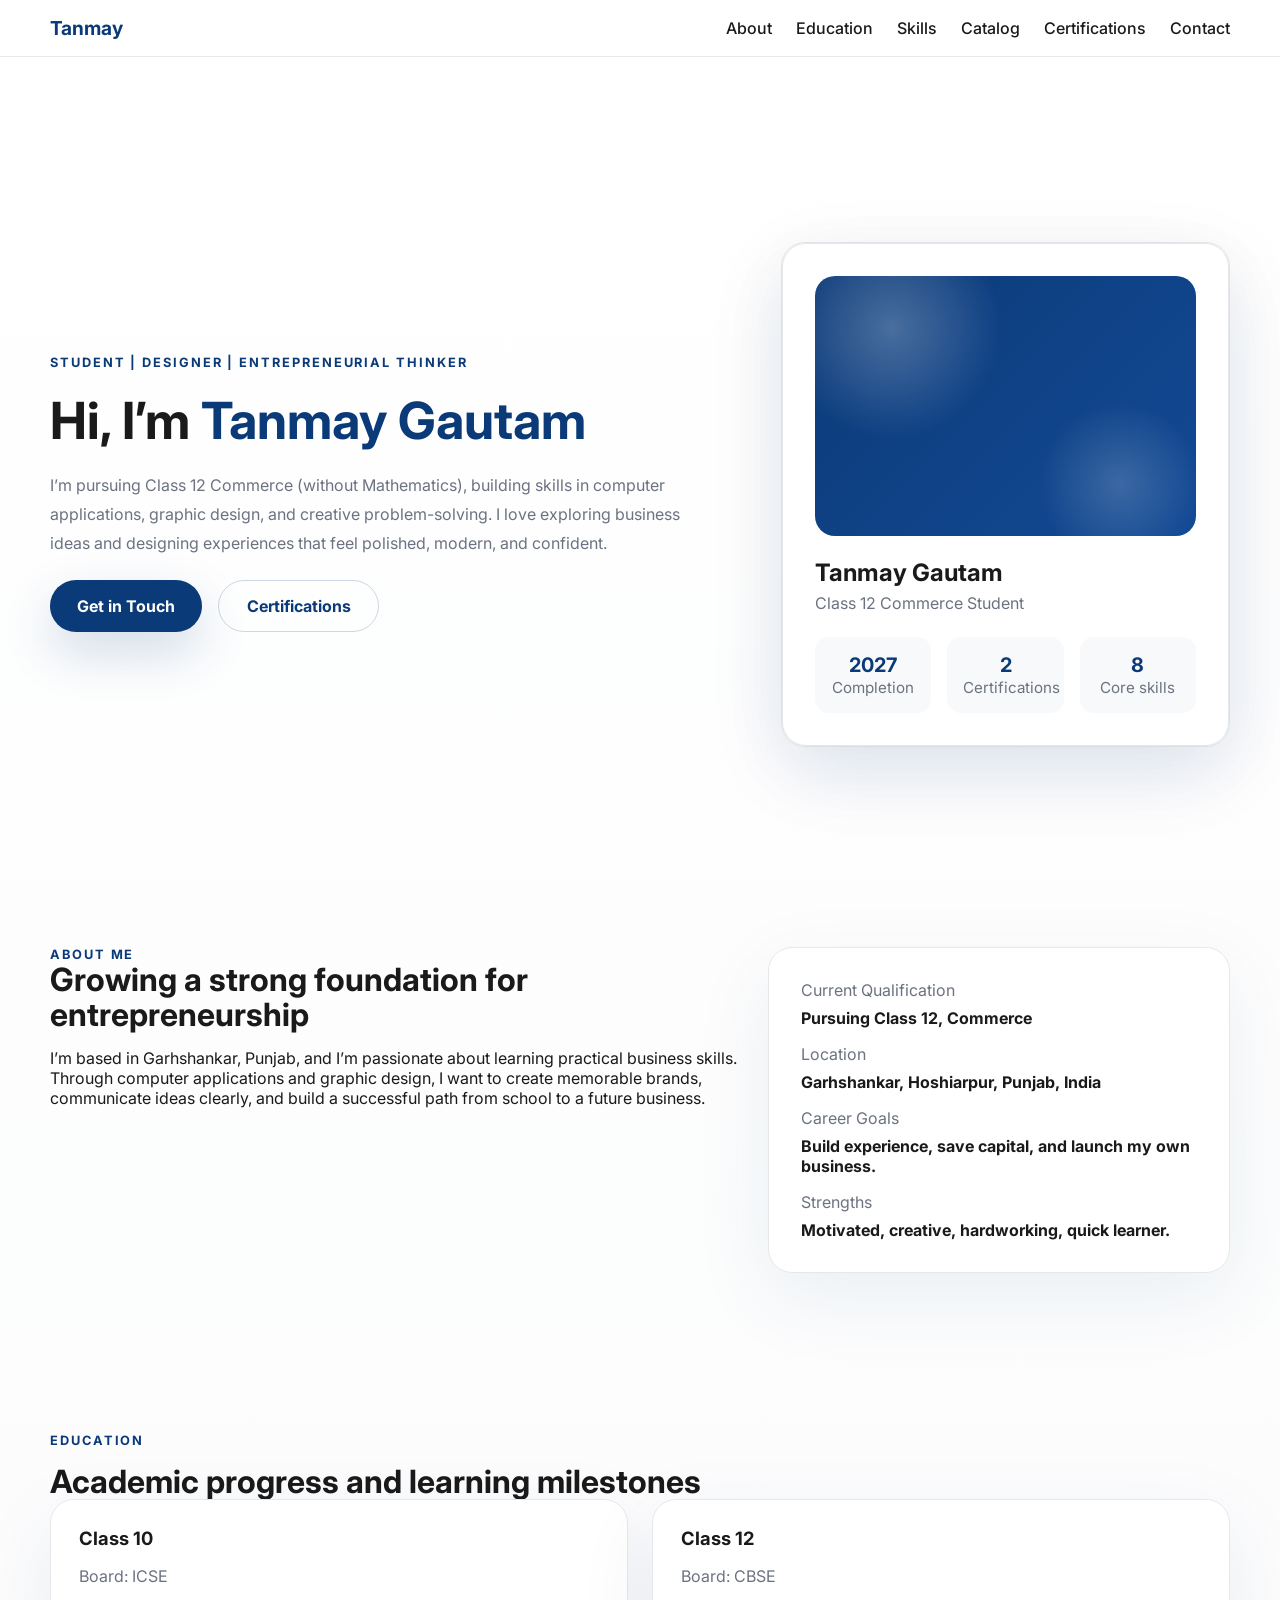
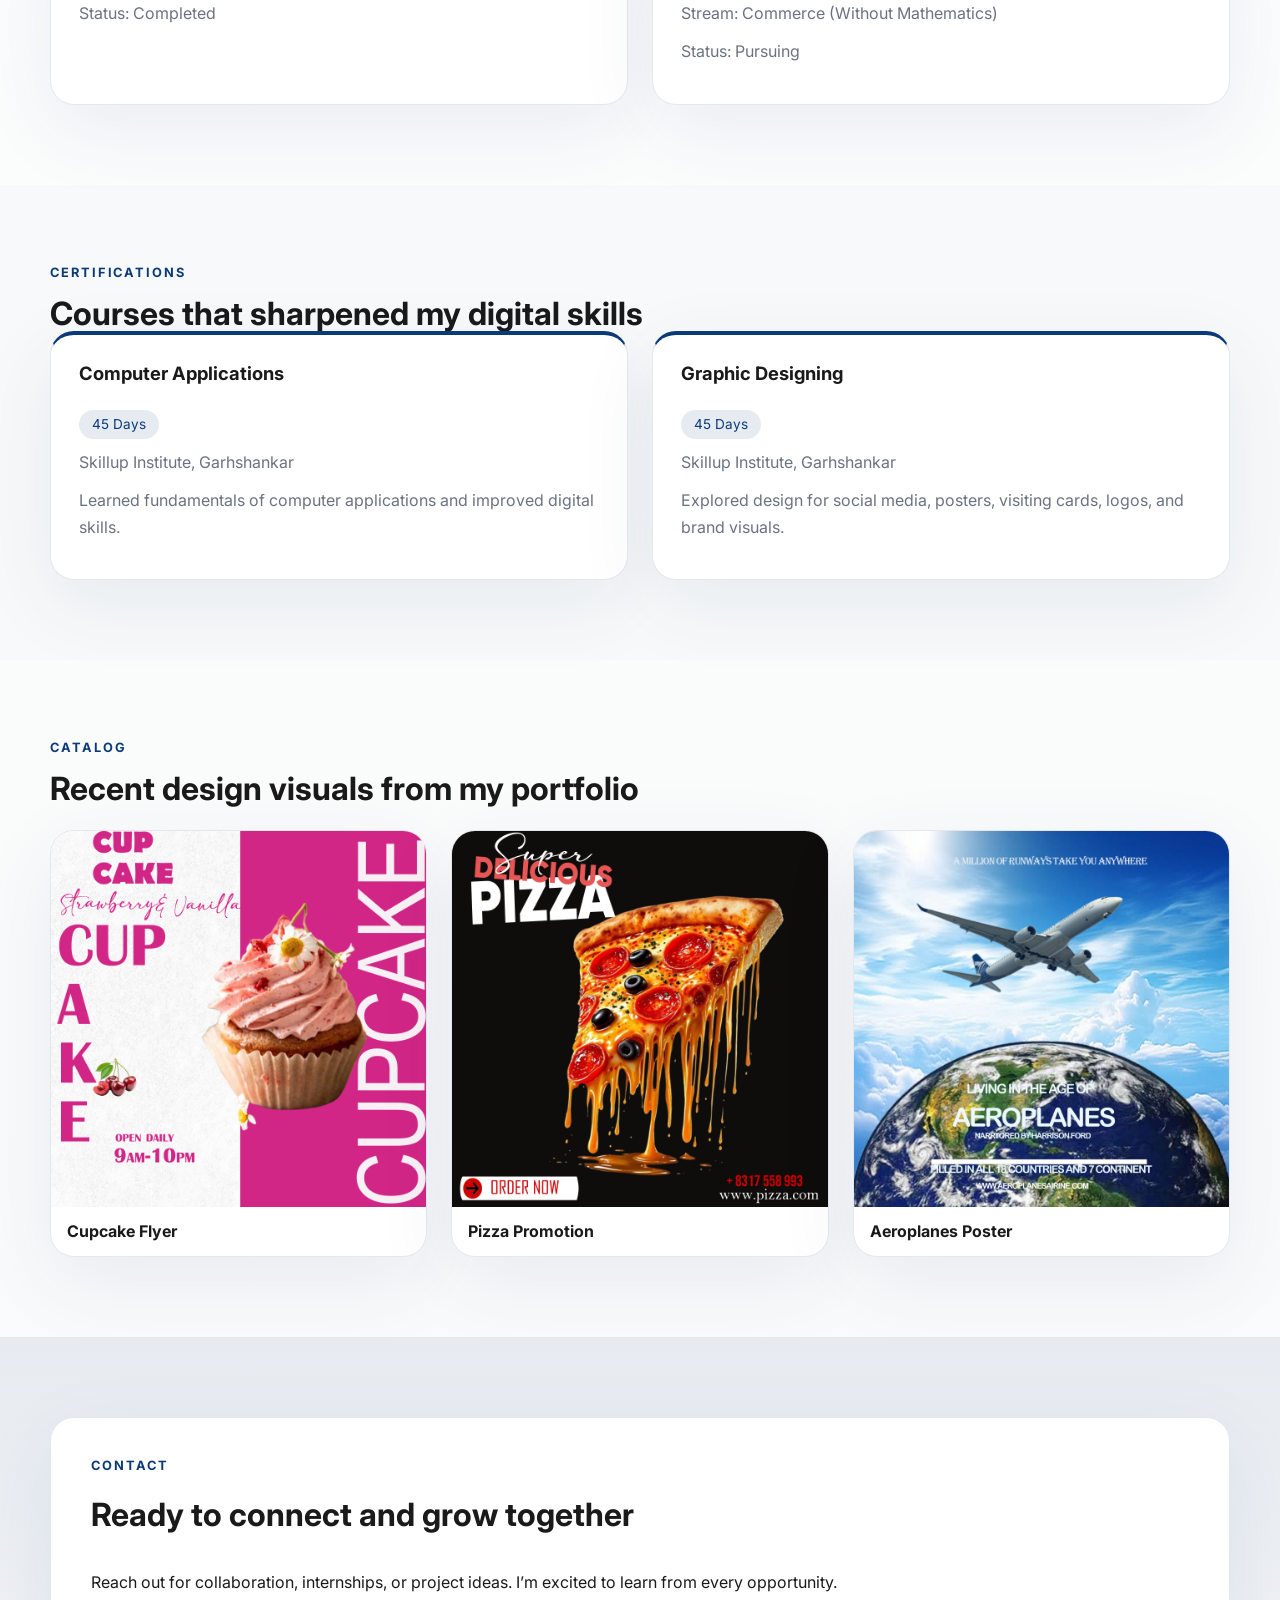
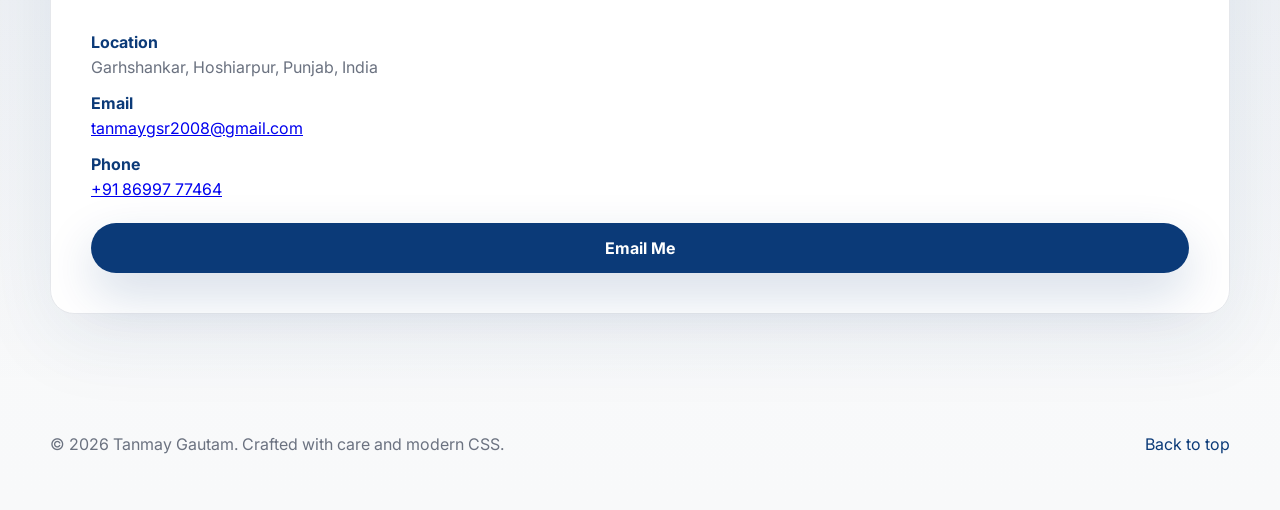
<file: index.html>
<!DOCTYPE html>
<html lang="en">
<head>
  <meta charset="UTF-8" />
  <meta name="viewport" content="width=device-width, initial-scale=1.0" />
  <title>Tanmay Gautam | Portfolio</title>
  <link rel="preconnect" href="https://fonts.googleapis.com" />
  <link rel="preconnect" href="https://fonts.gstatic.com" crossorigin />
  <link href="https://fonts.googleapis.com/css2?family=Inter:wght@400;500;600;700;800&display=swap" rel="stylesheet" />
  <link rel="stylesheet" href="styles.css" />
</head>
<body>
  <header class="site-header" id="top">
    <div class="container header-inner">
      <a href="#top" class="brand">Tanmay</a>
      <button class="nav-toggle" id="navToggle" aria-label="Toggle navigation">
        <span></span>
        <span></span>
        <span></span>
      </button>
      <nav class="site-nav" id="siteNav">
        <a href="#about">About</a>
        <a href="#education">Education</a>
        <a href="#skills">Skills</a>
        <a href="#catalog">Catalog</a>
        <a href="#certifications">Certifications</a>
        <a href="#contact">Contact</a>
      </nav>
    </div>
  </header>

  <main>
    <section class="hero section-hero">
      <div class="container hero-grid">
        <div class="hero-copy reveal">
          <p class="eyebrow">Student | Designer | Entrepreneurial Thinker</p>
          <h1>Hi, I’m <span>Tanmay Gautam</span></h1>
          <p class="hero-text">
            I’m pursuing Class 12 Commerce (without Mathematics), building skills in computer applications,
            graphic design, and creative problem-solving. I love exploring business ideas and designing
            experiences that feel polished, modern, and confident.
          </p>
          <div class="hero-actions">
            <a class="button button-primary" href="#contact">Get in Touch</a>
            <a class="button button-secondary" href="#certifications">Certifications</a>
          </div>
        </div>
        <div class="hero-card reveal delay">
          <div class="profile-card">
            <div class="profile-image"></div>
            <div class="profile-details">
              <h2>Tanmay Gautam</h2>
              <p>Class 12 Commerce Student</p>
            </div>
            <div class="profile-stats">
              <div>
                <strong>2027</strong>
                <span>Completion</span>
              </div>
              <div>
                <strong>2</strong>
                <span>Certifications</span>
              </div>
              <div>
                <strong>8</strong>
                <span>Core skills</span>
              </div>
            </div>
          </div>
        </div>
      </div>
    </section>

    <section class="section about" id="about">
      <div class="container section-grid reveal">
        <div class="section-copy">
          <p class="eyebrow">About Me</p>
          <h2>Growing a strong foundation for entrepreneurship</h2>
          <p>
            I’m based in Garhshankar, Punjab, and I’m passionate about learning practical business skills.
            Through computer applications and graphic design, I want to create memorable brands,
            communicate ideas clearly, and build a successful path from school to a future business.
          </p>
        </div>
        <div class="profile-summary">
          <div class="summary-row">
            <span>Current Qualification</span>
            <strong>Pursuing Class 12, Commerce</strong>
          </div>
          <div class="summary-row">
            <span>Location</span>
            <strong>Garhshankar, Hoshiarpur, Punjab, India</strong>
          </div>
          <div class="summary-row">
            <span>Career Goals</span>
            <strong>Build experience, save capital, and launch my own business.</strong>
          </div>
          <div class="summary-row">
            <span>Strengths</span>
            <strong>Motivated, creative, hardworking, quick learner.</strong>
          </div>
        </div>
      </div>
    </section>

    <section class="section" id="education">
      <div class="container reveal">
        <div class="section-header">
          <p class="eyebrow">Education</p>
          <h2>Academic progress and learning milestones</h2>
        </div>
        <div class="cards-grid">
          <article class="info-card">
            <h3>Class 10</h3>
            <p>Board: ICSE</p>
            <p>Status: Completed</p>
          </article>
          <article class="info-card">
            <h3>Class 12</h3>
            <p>Board: CBSE</p>
            <p>Stream: Commerce (Without Mathematics)</p>
            <p>Status: Pursuing</p>
          </article>
        </div>
      </div>
    </section>

    <section class="section section-surface" id="certifications">
      <div class="container reveal">
        <div class="section-header">
          <p class="eyebrow">Certifications</p>
          <h2>Courses that sharpened my digital skills</h2>
        </div>
        <div class="cards-grid">
          <article class="info-card highlight-card">
            <h3>Computer Applications</h3>
            <span class="tag">45 Days</span>
            <p>Skillup Institute, Garhshankar</p>
            <p>Learned fundamentals of computer applications and improved digital skills.</p>
          </article>
          <article class="info-card highlight-card">
            <h3>Graphic Designing</h3>
            <span class="tag">45 Days</span>
            <p>Skillup Institute, Garhshankar</p>
            <p>Explored design for social media, posters, visiting cards, logos, and brand visuals.</p>
          </article>
        </div>
      </div>
    </section>

    <section class="section" id="catalog">
      <div class="container reveal">
        <div class="section-header">
          <p class="eyebrow">Catalog</p>
          <h2>Recent design visuals from my portfolio</h2>
        </div>
        <div class="catalog-grid">
          <article class="catalog-card">
            <img src="Cupcake.jpg" alt="Cupcake design catalog image" />
            <h3>Cupcake Flyer</h3>
          </article>
          <article class="catalog-card">
            <img src="Pizza.jpg" alt="Pizza design catalog image" />
            <h3>Pizza Promotion</h3>
          </article>
          <article class="catalog-card">
            <img src="AEROPLANES copy.jpg" alt="Aeroplane design catalog image" />
            <h3>Aeroplanes Poster</h3>
          </article>
        </div>
      </div>
    </section>

    <section class="section section-contact" id="contact">
      <div class="container reveal">
        <div class="contact-card">
          <p class="eyebrow">Contact</p>
          <h2>Ready to connect and grow together</h2>
          <p>Reach out for collaboration, internships, or project ideas. I’m excited to learn from every opportunity.</p>
          <div class="contact-details">
            <div>
              <strong>Location</strong>
              <span>Garhshankar, Hoshiarpur, Punjab, India</span>
            </div>
            <div>
              <strong>Email</strong>
              <span><a href="mailto:tanmaygsr2008@gmail.com">tanmaygsr2008@gmail.com</a></span>
            </div>
            <div>
              <strong>Phone</strong>
              <span><a href="tel:+918699777464">+91 86997 77464</a></span>
            </div>
          </div>
          <a class="button button-primary" href="mailto:tanmaygsr2008@gmail.com">Email Me</a>
        </div>
      </div>
    </section>
  </main>

  <footer class="site-footer">
    <div class="container footer-inner">
      <p>© 2026 Tanmay Gautam. Crafted with care and modern CSS.</p>
      <div class="footer-links">
        <a href="#top">Back to top</a>
      </div>
    </div>
  </footer>

  <script src="script.js"></script>
</body>
</html>
</file>
<file: styles.css>
:root {
  --color-primary: #0B3A78;
  --color-secondary: #000000;
  --color-background: #FFFFFF;
  --color-surface: #F8F9FA;
  --color-text: #1A1A1A;
  --color-text-light: #6B7280;
  --color-border: #E5E7EB;
  --radius: 24px;
  --radius-sm: 14px;
  --spacing: 1.5rem;
  --shadow: 0 24px 80px rgba(11, 58, 120, 0.08);
  --max-width: 1180px;
}

* {
  box-sizing: border-box;
}

html {
  scroll-behavior: smooth;
}

body {
  margin: 0;
  font-family: 'Inter', system-ui, -apple-system, BlinkMacSystemFont, 'Segoe UI', sans-serif;
  color: var(--color-text);
  background: linear-gradient(180deg, #ffffff 0%, #f8f9fa 100%);
}

img {
  max-width: 100%;
  display: block;
}

button,
a {
  font: inherit;
}

.container {
  width: min(100% - 2rem, var(--max-width));
  margin: 0 auto;
}

.header-inner,
.footer-inner,
.hero-grid,
.section-grid,
.skills-grid,
.interests-grid,
.cards-grid {
  display: grid;
  gap: 1.5rem;
}

.site-header {
  position: sticky;
  top: 0;
  z-index: 20;
  backdrop-filter: blur(14px);
  background: rgba(255, 255, 255, 0.86);
  border-bottom: 1px solid rgba(229, 231, 235, 0.9);
}

.header-inner {
  grid-template-columns: auto 1fr;
  align-items: center;
  padding: 1rem 0;
}

.brand {
  font-size: 1.2rem;
  font-weight: 700;
  color: var(--color-primary);
  text-decoration: none;
}

.site-nav {
  display: flex;
  justify-content: flex-end;
  gap: 1.5rem;
  align-items: center;
}

.site-nav a {
  color: var(--color-text);
  text-decoration: none;
  font-weight: 500;
  transition: color 0.25s ease;
}

.site-nav a:hover {
  color: var(--color-primary);
}

.nav-toggle {
  display: none;
  border: none;
  background: transparent;
  cursor: pointer;
  padding: 0.5rem;
}

.nav-toggle span {
  display: block;
  width: 26px;
  height: 3px;
  margin: 5px 0;
  border-radius: 999px;
  background: var(--color-secondary);
  transition: transform 0.3s ease, opacity 0.3s ease;
}

.section {
  padding: 5rem 0;
}

.section-surface {
  background: var(--color-surface);
}

.section-contact {
  background: linear-gradient(180deg, rgba(11, 58, 120, 0.08), transparent 100%);
}

.section-header {
  display: grid;
  gap: 1rem;
  max-width: 720px;
}

.eyebrow {
  margin: 0;
  text-transform: uppercase;
  letter-spacing: 0.15em;
  color: var(--color-primary);
  font-size: 0.8rem;
  font-weight: 700;
}

h1,
h2,
h3 {
  margin: 0;
  line-height: 1.1;
}

h1 {
  font-size: clamp(2.5rem, 4vw, 4rem);
}

h2 {
  font-size: clamp(1.7rem, 2.5vw, 2.6rem);
}

h3 {
  font-size: 1.15rem;
}

.hero {
  min-height: 90vh;
  padding-top: 4rem;
  display: grid;
  place-items: center;
}

.hero-grid {
  grid-template-columns: minmax(0, 1.4fr) minmax(320px, 0.9fr);
  align-items: center;
  gap: 2rem;
}

.hero-copy p,
.hero-copy h1 {
  margin-bottom: 1.4rem;
}

.hero-copy span {
  color: var(--color-primary);
}

.hero-text {
  max-width: 42rem;
  color: var(--color-text-light);
  font-size: 1rem;
  line-height: 1.8;
}

.hero-actions {
  display: flex;
  flex-wrap: wrap;
  gap: 1rem;
}

.button {
  display: inline-flex;
  align-items: center;
  justify-content: center;
  border-radius: 999px;
  padding: 0.95rem 1.7rem;
  text-decoration: none;
  font-weight: 700;
  transition: transform 0.2s ease, box-shadow 0.2s ease, background 0.2s ease;
}

.button:hover {
  transform: translateY(-2px);
}

.button-primary {
  background: var(--color-primary);
  color: #fff;
  box-shadow: 0 20px 50px rgba(11, 58, 120, 0.18);
}

.button-secondary {
  background: transparent;
  color: var(--color-primary);
  border: 1px solid rgba(11, 58, 120, 0.2);
}

.hero-card,
.profile-summary,
.info-card,
.contact-card,
.profile-card {
  background: #fff;
  border: 1px solid var(--color-border);
  border-radius: var(--radius);
  box-shadow: var(--shadow);
}

.profile-card {
  overflow: hidden;
  padding: 2rem;
  display: grid;
  gap: 1.5rem;
}

.profile-image {
  width: 100%;
  height: 260px;
  border-radius: 20px;
  background: linear-gradient(135deg, #0b3a78 0%, #134a95 100%);
  position: relative;
}

.profile-image::before {
  content: "";
  position: absolute;
  inset: 0;
  background: radial-gradient(circle at 20% 20%, rgba(255, 255, 255, 0.25), transparent 30%),
    radial-gradient(circle at 80% 80%, rgba(255, 255, 255, 0.18), transparent 22%);
}

.profile-details h2 {
  font-size: 1.5rem;
}

.profile-details p {
  margin: 0.4rem 0 0;
  color: var(--color-text-light);
}

.profile-stats {
  display: grid;
  grid-template-columns: repeat(3, minmax(0, 1fr));
  gap: 1rem;
}

.profile-stats div {
  padding: 1rem;
  border-radius: var(--radius-sm);
  background: #f8f9fa;
  text-align: center;
}

.profile-stats strong {
  display: block;
  font-size: 1.25rem;
  color: var(--color-primary);
}

.profile-stats span {
  color: var(--color-text-light);
  font-size: 0.95rem;
}

.section-grid {
  grid-template-columns: 1.2fr 0.8fr;
  align-items: start;
}

.profile-summary {
  display: grid;
  gap: 1rem;
  padding: 2rem;
}

.summary-row {
  display: grid;
  gap: 0.5rem;
}

.summary-row span {
  color: var(--color-text-light);
}

.summary-row strong {
  color: var(--color-text);
}

.cards-grid {
  grid-template-columns: repeat(2, minmax(0, 1fr));
}

.info-card {
  padding: 1.75rem;
}

.highlight-card {
  border-top: 4px solid var(--color-primary);
}

.info-card h3 {
  margin-bottom: 0.9rem;
}

.info-card p {
  margin: 0.65rem 0;
  color: var(--color-text-light);
  line-height: 1.7;
}

.tag {
  display: inline-flex;
  margin-top: 0.75rem;
  padding: 0.4rem 0.8rem;
  border-radius: 999px;
  font-size: 0.85rem;
  background: rgba(11, 58, 120, 0.1);
  color: var(--color-primary);
}

.skills-grid {
  grid-template-columns: repeat(4, minmax(0, 1fr));
}

.skill-card {
  background: #fff;
  padding: 1rem 1.2rem;
  border-radius: var(--radius-sm);
  border: 1px solid var(--color-border);
  color: var(--color-text);
}

.interests-grid {
  grid-template-columns: 1fr 1fr;
  gap: 1.5rem;
  margin-top: 1.5rem;
}

.interests-grid .info-card {
  min-height: 210px;
}

.interests-grid ul {
  list-style: none;
  padding: 0;
  margin: 0.9rem 0 0;
  display: grid;
  gap: 0.6rem;
}

.catalog-grid {
  display: grid;
  grid-template-columns: repeat(3, minmax(0, 1fr));
  gap: 1.5rem;
  margin-top: 1.5rem;
}

.catalog-card {
  background: #fff;
  border: 1px solid var(--color-border);
  border-radius: var(--radius);
  overflow: hidden;
  box-shadow: var(--shadow);
}

.catalog-card img {
  width: 100%;
  height: auto;
  object-fit: contain;
  display: block;
}

.catalog-card h3 {
  margin: 1rem;
  font-size: 1rem;
}

.interests-grid li::before {
  content: "•";
  margin-right: 0.4rem;
  color: var(--color-primary);
}

.contact-card {
  padding: 2.5rem;
  display: grid;
  gap: 1.5rem;
}

.contact-details {
  display: grid;
  gap: 1rem;
}

.contact-details strong {
  display: block;
  color: var(--color-primary);
  margin-bottom: 0.3rem;
}

.contact-details span {
  color: var(--color-text-light);
}

.site-footer {
  padding: 1.5rem 0 2.5rem;
  color: var(--color-text-light);
}

.footer-inner {
  grid-template-columns: 1fr auto;
  align-items: center;
  gap: 1rem;
}

.footer-links a {
  color: var(--color-primary);
  text-decoration: none;
}

.reveal {
  opacity: 0;
  transform: translateY(30px);
  will-change: transform, opacity;
  transition: opacity 0.75s ease, transform 0.75s ease;
}

.reveal.visible {
  opacity: 1;
  transform: none;
}

.delay {
  transition-delay: 0.15s;
}

@media (max-width: 960px) {
  .section-grid,
  .hero-grid,
  .cards-grid,
  .skills-grid,
  .interests-grid,
  .footer-inner {
    grid-template-columns: 1fr;
  }

  .hero {
    min-height: auto;
    padding-top: 3rem;
  }

  .hero-copy,
  .hero-card {
    padding: 0;
  }
}

@media (max-width: 736px) {
  .site-header {
    padding: 0 1rem;
  }

  .header-inner {
    grid-template-columns: auto auto;
  }

  .nav-toggle {
    display: block;
  }

  .site-nav {
    position: absolute;
    top: 100%;
    right: 1rem;
    left: 1rem;
    margin-top: 0.8rem;
    padding: 1rem 1rem 1.25rem;
    flex-direction: column;
    align-items: stretch;
    background: rgba(255, 255, 255, 0.96);
    border-radius: 20px;
    border: 1px solid rgba(229, 231, 235, 0.95);
    transform: scaleY(0);
    transform-origin: top;
    transition: transform 0.25s ease;
    box-shadow: 0 24px 80px rgba(15, 23, 42, 0.08);
    visibility: hidden;
    opacity: 0;
  }

  .site-nav.open {
    transform: scaleY(1);
    visibility: visible;
    opacity: 1;
  }

  .site-nav a {
    padding: 0.75rem 0;
    border-bottom: 1px solid rgba(229, 231, 235, 0.85);
  }

  .site-nav a:last-child {
    border-bottom: none;
  }
}

@media (max-width: 520px) {
  .button {
    width: 100%;
  }

  .hero-actions {
    flex-direction: column;
  }

  .profile-image {
    height: 220px;
  }
}
</file>
